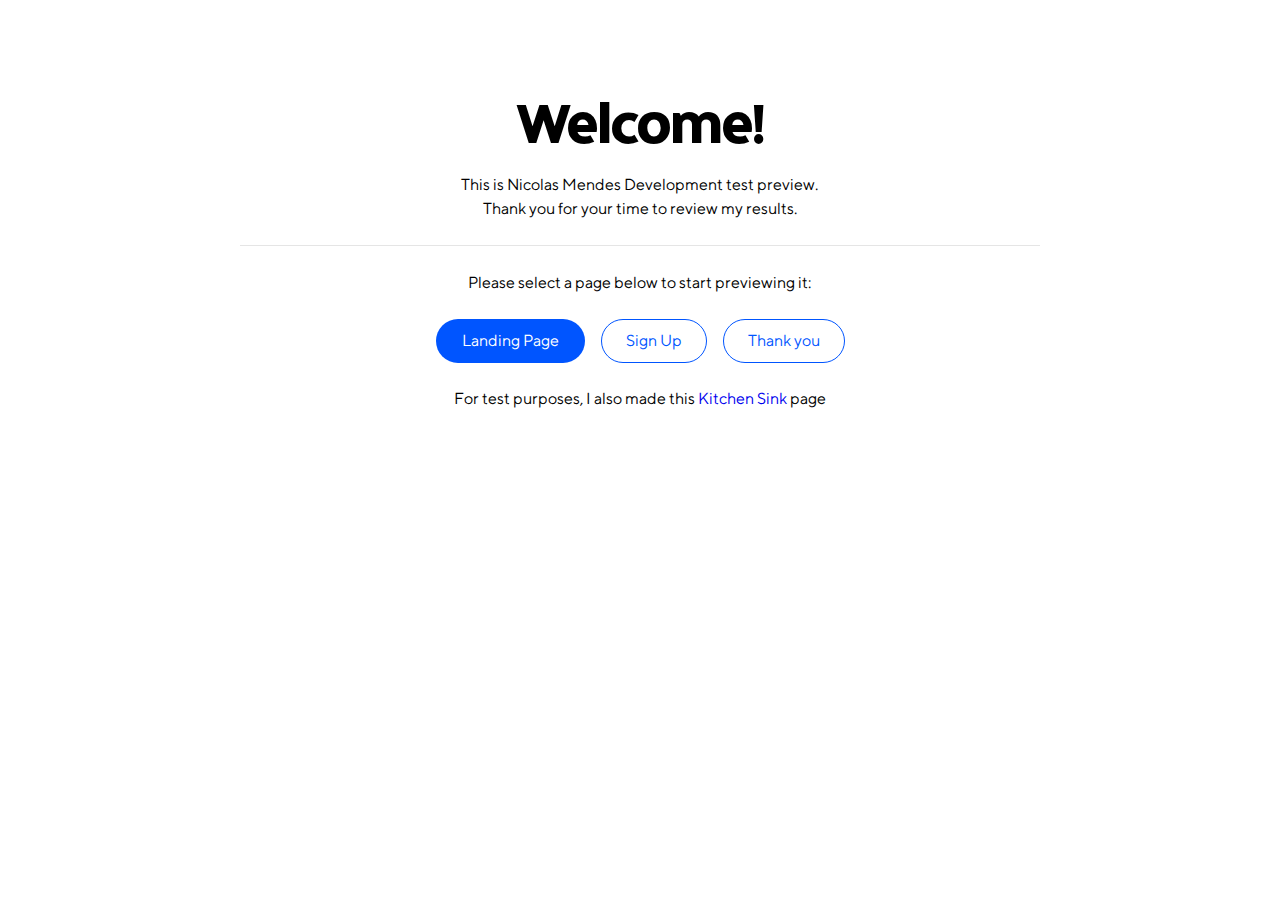
<file: index.html>
<!DOCTYPE html>
<html lang="en">

  <head>
    <meta charset="UTF-8">
    <meta name="viewport" content="width=device-width, initial-scale=1.0">
    <meta http-equiv="X-UA-Compatible" content="ie=edge">
    <title>ClassPass | Sign Up</title>
    <link rel="stylesheet" href="./css/main.css">
  </head>

  <body>

    <!-- ------------------------------------------------------------- -->

    <!-- [START] Hero Area -->
    <section class="standard-section full-height container text--area-center text--area-min ty--title">
      <h1>Welcome!</h1>
      <p>This is Nicolas Mendes Development test preview.</p>
      <p>Thank you for your time to review my results.</p>
      <hr>
      <p>Please select a page below to start previewing it:</p>
      <br>
      <div class="btn--row-simple">
            <button class="btn" onclick="location.href='./templates/landing-page.html';">Landing Page</button>
            <button class="btn btn--outline-blue" onclick="location.href='./templates/system/sign-up.html';">Sign Up</button>
            <button class="btn btn--outline-blue" onclick="location.href='./templates/system/thank-you.html';">Thank you</button>
          </div>
          <br>
      <p>For test purposes, I also made this <a href="./templates/kitchen-sink.html">Kitchen Sink</a> page</p>
    </section>
    <!-- [END] Hero Area -->
  </body>

</html>
</file>
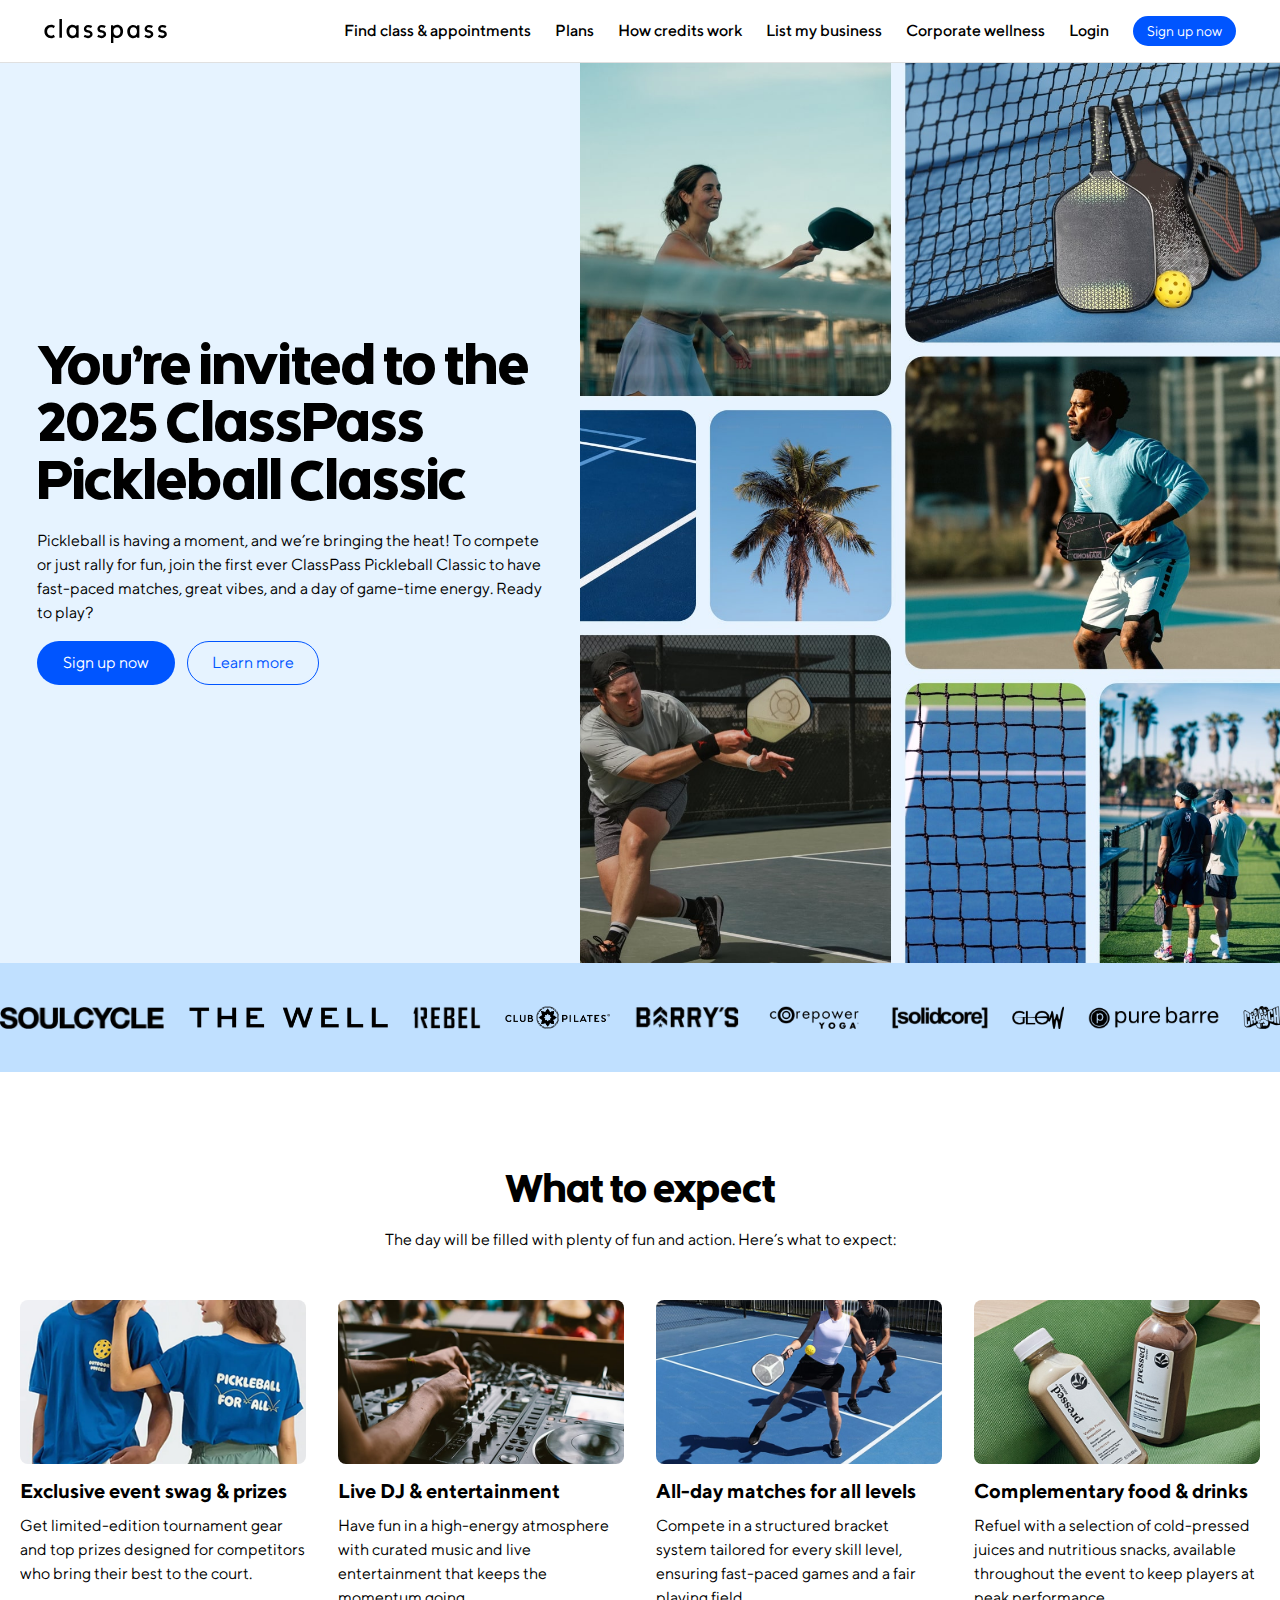
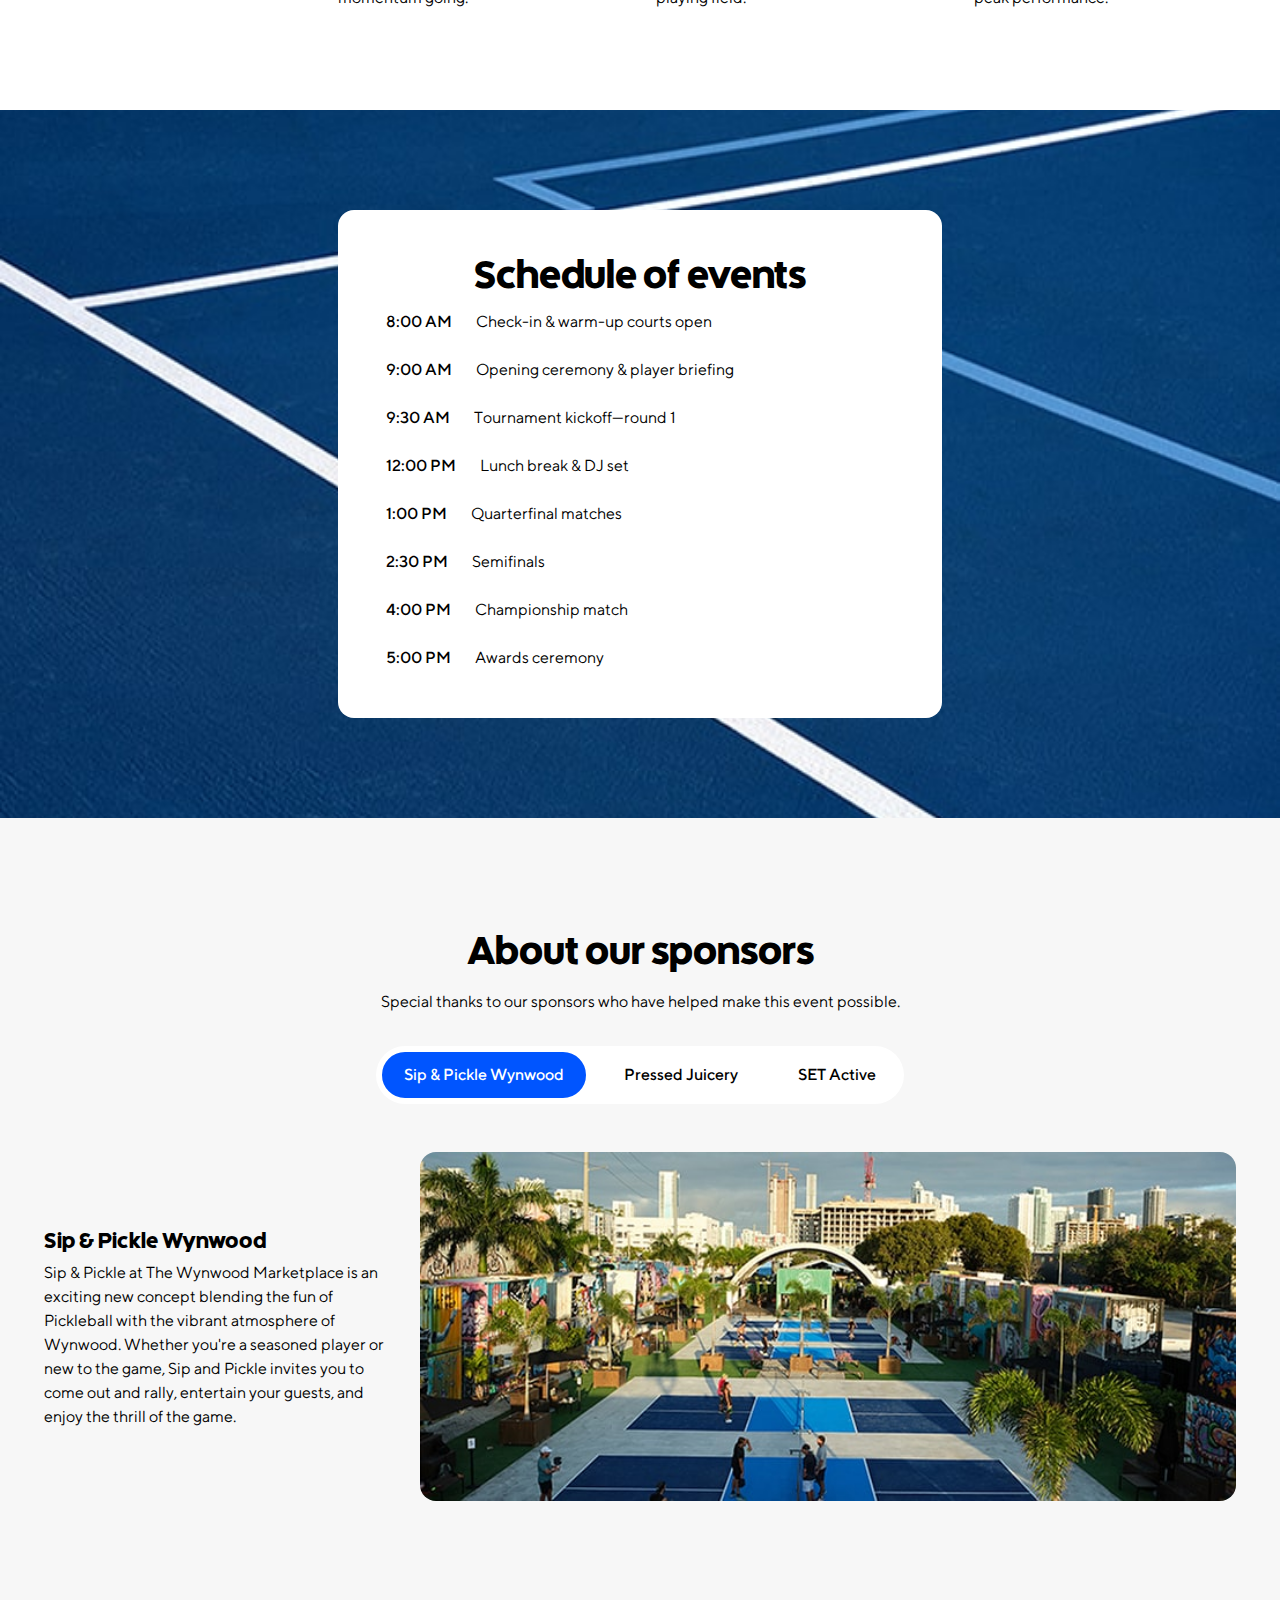
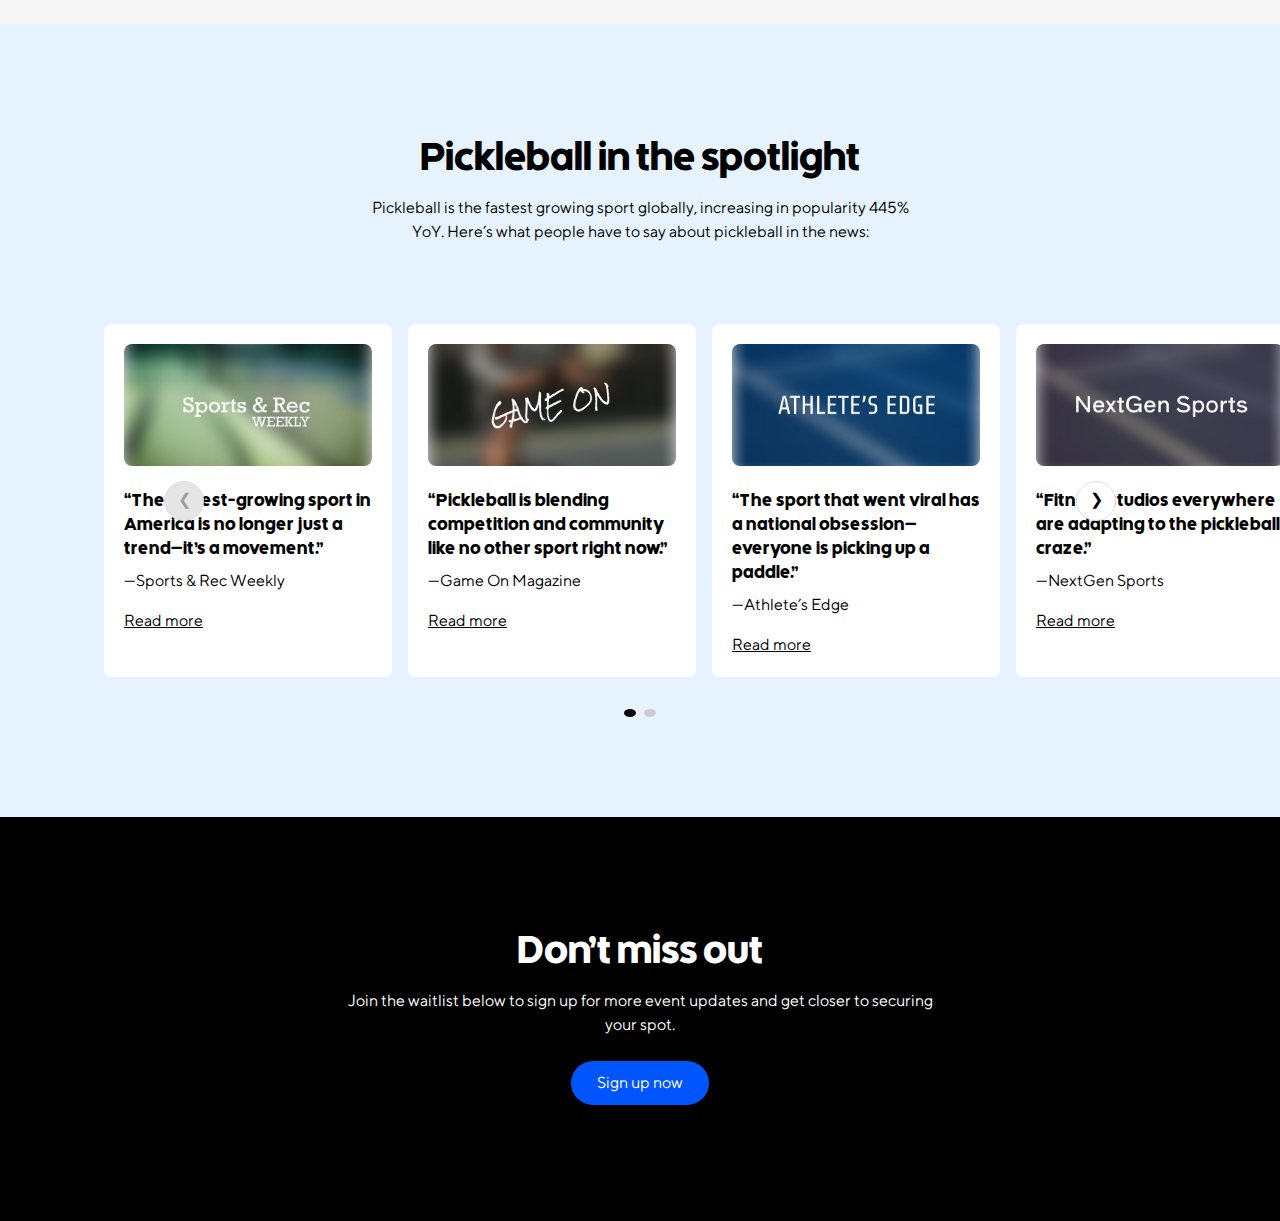
<file: templates/landing-page.html>
<!DOCTYPE html>
<html lang="en">

  <head>
    <meta charset="UTF-8">
    <meta name="viewport" content="width=device-width, initial-scale=1.0">
    <meta http-equiv="X-UA-Compatible" content="ie=edge">
    <title>ClassPass | Pickleball Tournament</title>
    <link rel="stylesheet" href="../css/main.css">
  </head>

  <body>
    <!-- [START] HEADER Full Area -->
    <header data-navigation="true">
      <div class="header--container">
        <!-- Logo -->
        <a class="header--logo" href="./landing-page.html">
          <img src="../images/First-party/class-pass-logo.svg" alt="Classpass Logo" class="logo--desktop">
          <img src="../images/First-party/classpass-mobile-logo.svg" alt="Classpass Logo" class="logo--mobile">
        </a>

        <div class="header--nav-responsive">
          <!-- “Sign up now” -->
          <button class="btn navigation--cta mobile-signup-cta">Sign up now</button>

          <!-- Mobile Menu Toggle Button -->
          <button class="nav-toggle" aria-label="Open Menu" id="navToggle">
            <svg width="18" height="16" viewBox="0 0 18 16" fill="none" xmlns="http://www.w3.org/2000/svg">
              <line x1="1" y1="14" x2="17" y2="14" stroke="black" stroke-width="2" stroke-linecap="round" />
              <line x1="1" y1="8" x2="17" y2="8" stroke="black" stroke-width="2" stroke-linecap="round" />
              <line x1="1" y1="2" x2="17" y2="2" stroke="black" stroke-width="2" stroke-linecap="round" />
            </svg>

          </button>

          <!-- Close Button (Mobile) -->
          <button class="nav-close" aria-label="Close Menu" id="navClose">
            <svg width="18" height="16" viewBox="0 0 18 16" fill="none" xmlns="http://www.w3.org/2000/svg">
              <path fill-rule="evenodd" clip-rule="evenodd"
                d="M14.3179 14.6539C14.7084 15.0444 15.3417 15.0444 15.7322 14.6539C16.1228 14.2634 16.1228 13.6303 15.7322 13.2399L10.4906 7.99937L15.7314 2.75965C16.122 2.36917 16.122 1.73606 15.7314 1.34558C15.3408 0.955094 14.7076 0.955094 14.3171 1.34558L9.07629 6.5853L3.76274 1.27284C3.37217 0.88236 2.73894 0.882359 2.34838 1.27284C1.95781 1.66333 1.95781 2.29643 2.34838 2.68691L7.66193 7.99937L2.34761 13.3126C1.95705 13.7031 1.95705 14.3362 2.34761 14.7267C2.73817 15.1172 3.3714 15.1172 3.76196 14.7267L9.07629 9.41344L14.3179 14.6539Z"
                fill="black" />
            </svg>
          </button>

          <!-- Navigation Drawer -->
          <nav class="header--nav" id="mainNav">

            <!-- Nav Links -->
            <ul>
              <li><a href="#what-to-expect">Find class & appointments</a></li>
              <li><a href="#">Plans</a></li>
              <li><a href="#">How credits work</a></li>
              <li><a href="#">List my business</a></li>
              <li><a href="#">Corporate wellness</a></li>
              <li><a href="#">Login</a></li>
              <li class="desktop-only"><button class="btn navigation--cta"
                  onclick="location.href='./system/sign-up.html';">Sign up now</button></li>
            </ul>
          </nav>
        </div>
      </div>
    </header>
    <!-- [END] HEADER Area -->

    <!-- ------------------------------------------------------------- -->

    <!-- [START] Hero Area -->

    <section class="light-blue-section full-section hero--section hero--with-bleed">
      <div class="two-column--container-zero">
        <div class="two-column--col two-column--copy two-column--top-bottom-padding">
          <h1 class="hero--title">
            You’re invited to the 2025 ClassPass Pickleball Classic
          </h1>
          <p class="hero--subtitle">
            Pickleball is having a moment, and we’re bringing the heat! To compete or
            just rally for fun, join the first ever ClassPass Pickleball Classic to
            have fast-paced matches, great vibes, and a day of game-time energy.
            Ready to play?
          </p>
          <div class="btn--row">
            <button class="btn" onclick="location.href='./system/sign-up.html';">
              Sign up now
            </button>
            <button class="btn btn--outline-blue" onclick="location.href='./landing-page.html#what-to-expect';">
              Learn more
            </button>
          </div>
        </div>

        <div class="two-column--col-img lp--hero-specific-image">
        </div>
      </div>
    </section>

    <!-- [END] Hero Area -->


    <!-- ------------------------------------------------------------- -->

    <!-- [START] Logos Area -->
    <section class="dark-blue-section full-section logos--section">
      <div class="carousel--logos-engine" id="carousel-logos">
        <div class="carousel--logos-group">
          <div class="carousel--container" role="region" aria-label="Logo Carousel">
            <div class="carousel--item" role="listitem">
              <img src="../images/Logo banner logos/logo01.png" alt="Logo 01">
            </div>
            <div class="carousel--item" role="listitem">
              <img src="../images/Logo banner logos/logo02.png" alt="Logo 02">
            </div>
            <div class="carousel--item" role="listitem">
              <img src="../images/Logo banner logos/logo03.png" alt="Logo 03">
            </div>
            <div class="carousel--item" role="listitem">
              <img src="../images/Logo banner logos/logo04.png" alt="Logo 04">
            </div>
            <div class="carousel--item" role="listitem">
              <img src="../images/Logo banner logos/logo05.png" alt="Logo 05">
            </div>
            <div class="carousel--item" role="listitem">
              <img src="../images/Logo banner logos/logo06.png" alt="Logo 06">
            </div>
            <div class="carousel--item" role="listitem">
              <img src="../images/Logo banner logos/logo07.png" alt="Logo 07">
            </div>
            <div class="carousel--item" role="listitem">
              <img src="../images/Logo banner logos/logo08.png" alt="Logo 08">
            </div>
            <div class="carousel--item" role="listitem">
              <img src="../images/Logo banner logos/logo09.png" alt="Logo 09">
            </div>
            <div class="carousel--item" role="listitem">
              <img src="../images/Logo banner logos/logo10.png" alt="Logo 10">
            </div>
          </div>
        </div>
      </div>
    </section>
    <!-- [END] Logos Area -->



    <!-- ------------------------------------------------------------- -->

    <!-- [START] What to expect Area -->
    <section class="standard-section container cards--section" id="what-to-expect">
      <div class="cards--title text--area-center">
        <h2>What to expect</h2>
        <p>The day will be filled with plenty of fun and action. Here’s what to expect:</p>
      </div>

      <div class="cards--container">
        <a class="card" href="#">
          <div class="card--image">
            <img src="../images/What-to-expect_Image01.jpg" alt="What to expect 01">
          </div>
          <div class="card--content">
            <h3>Exclusive event swag & prizes</h3>
            <p>Get limited-edition tournament gear and top prizes designed for competitors who bring their best to the
              court.</p>
          </div>
        </a>

        <a class="card" href="#">
          <div class="card--image">
            <img src="../images/What-to-expect_Image02.jpg" alt="What to expect 02">
          </div>
          <div class="card--content">
            <h3>Live DJ & entertainment</h3>
            <p>Have fun in a high-energy atmosphere with curated music and live entertainment that keeps the momentum
              going.</p>
          </div>
        </a>

        <a class="card" href="#">
          <div class="card--image">
            <img src="../images/What-to-expect_Image03.jpg" alt="What to expect 03">
          </div>
          <div class="card--content">
            <h3>All-day matches for all levels</h3>
            <p>Compete in a structured bracket system tailored for every skill level, ensuring fast-paced games and a
              fair playing field.</p>
          </div>
        </a>

        <a class="card" href="#">
          <div class="card--image">
            <img src="../images/What-to-expect_Image04.jpg" alt="What to expect 04">
          </div>
          <div class="card--content">
            <h3>Complementary food & drinks</h3>
            <p>Refuel with a selection of cold-pressed juices and nutritious snacks, available throughout the event to
              keep players at peak performance.</p>
          </div>
        </a>
      </div>
    </section>
    <!-- [END] What to expect Area -->

    <!-- ------------------------------------------------------------- -->

    <!-- [START] Schedule Area -->
    <section class="full-section schedule--section">
      <div class="schedule--card">
        <div class="schedule--title text--area-center">
          <h2>Schedule of events</h2>
        </div>
        <div class="schedule--events">
          <div class="schedule--event">
            <div class="schedule--event-time">
              <p>8:00 AM</p>
            </div>
            <div class="schedule--event-content">
              <p>Check-in & warm-up courts open</p>
            </div>
          </div>

          <div class="schedule--event">
            <div class="schedule--event-time">
              <p>9:00 AM</p>
            </div>
            <div class="schedule--event-content">
              <p>Opening ceremony & player briefing</p>
            </div>
          </div>

          <div class="schedule--event">
            <div class="schedule--event-time">
              <p>9:30 AM</p>
            </div>
            <div class="schedule--event-content">
              <p>Tournament kickoff—round 1</p>
            </div>
          </div>

          <div class="schedule--event">
            <div class="schedule--event-time">
              <p>12:00 PM</p>
            </div>
            <div class="schedule--event-content">
              <p>Lunch break & DJ set</p>
            </div>
          </div>

          <div class="schedule--event">
            <div class="schedule--event-time">
              <p>1:00 PM</p>
            </div>
            <div class="schedule--event-content">
              <p>Quarterfinal matches</p>
            </div>
          </div>

          <div class="schedule--event">
            <div class="schedule--event-time">
              <p>2:30 PM</p>
            </div>
            <div class="schedule--event-content">
              <p>Semifinals</p>
            </div>
          </div>

          <div class="schedule--event">
            <div class="schedule--event-time">
              <p>4:00 PM</p>
            </div>
            <div class="schedule--event-content">
              <p>Championship match</p>
            </div>
          </div>

          <div class="schedule--event">
            <div class="schedule--event-time">
              <p>5:00 PM</p>
            </div>
            <div class="schedule--event-content">
              <p>Awards ceremony</p>
            </div>
          </div>

        </div>
      </div>
    </section>
    <!-- [END] Schedule Area -->

    <!-- ------------------------------------------------------------- -->

    <!-- [START] About our sponsors Area -->
    <section class="light-section sponsors--section" id="about-our-sponsors">
      <div class="container text--area-center sponsors--header">
        <h2>About our sponsors</h2>
        <p>Special thanks to our sponsors who have helped make this event possible.</p>
      </div>

      <!-- Sponsor Tabs -->
      <div class="container sponsors--tabs">
        <button class="sponsor--tab active" data-sponsor="sip-pickle">Sip & Pickle Wynwood</button>
        <button class="sponsor--tab" data-sponsor="pressed-juicery">Pressed Juicery</button>
        <button class="sponsor--tab" data-sponsor="set-active">SET Active</button>
      </div>

      <!-- Sponsor Details Container -->
      <div class="container sponsors--details-container">
        <!-- Sponsor 1 Details -->
        <div class="sponsor--details" id="sip-pickle">
          <div class="sponsor--content">
            <h3>Sip & Pickle Wynwood</h3>
            <p>
              Sip & Pickle at The Wynwood Marketplace is an exciting new concept
              blending the fun of Pickleball with the vibrant atmosphere of Wynwood.
              Whether you're a seasoned player or new to the game, Sip and Pickle invites
              you to come out and rally, entertain your guests, and enjoy the thrill of the game.
            </p>
          </div>
          <div class="sponsor--image">
            <img src="../images/Sponsors_Image01.jpg" alt="Aerial view of Sip & Pickle Wynwood's pickleball courts" />
          </div>
        </div>

        <!-- Sponsor 2 Details -->
        <div class="sponsor--details hidden" id="pressed-juicery">
          <div class="sponsor--content">
            <h3>Pressed Juicery</h3>
            <p>
              Pressed Juicery is dedicated to making high-quality, cold-pressed juices
              that are both delicious and nourishing. Enjoy a range of refreshing flavors
              at the tournament and stay fueled throughout the day.
            </p>
          </div>
          <div class="sponsor--image">
            <img src="../images/Sponsors_Image02.jpg" alt="Pressed Juicery bottle display" />
          </div>
        </div>

        <!-- Sponsor 3 Details -->
        <div class="sponsor--details hidden" id="set-active">
          <div class="sponsor--content">
            <h3>SET Active</h3>
            <p>
              SET Active seamlessly blends style and function with its line of activewear.
              Look great on and off the court with pieces designed to keep up with your
              every move.
            </p>
          </div>
          <div class="sponsor--image">
            <img src="../images/Sponsors_Image03.jpg" alt="SET Active product display" />
          </div>
        </div>
      </div>
    </section>
    <!-- [END] About our sponsors Area -->


    <!-- ------------------------------------------------------------- -->

    <!-- [START] Pickleball in the spotlight Area -->
    <section class="light-blue-section full-section spotlight--section" id="pickleball-spotlight">
      <div class="container text--area-center spotlight--header">
        <h2>Pickleball in the spotlight</h2>
        <p>
          Pickleball is the fastest growing sport globally, increasing in popularity 445% YoY.
          Here’s what people have to say about pickleball in the news:
        </p>
      </div>

      <div class="spotlight--carousel-wrapper">
        <!-- Previous button -->
        <button class="carousel--button prev" aria-label="Previous Slide">
          <span aria-hidden="true">&#10094;</span>
        </button>

        <!-- Carousel container -->
        <div class="spotlight--carousel" id="spotlightCarousel">
          <!-- Slide 1 -->
          <a class="spotlight--card" href="#" target="_blank">
            <div class="spotlight--card-content">
              <img src="../images/Press_Image01.jpg" alt="Pickleball in the spotlight 01" />
              <h3>“The fastest-growing sport in America is no longer just a trend—it’s a movement.”</h3>
              <p>—Sports &amp; Rec Weekly</p>
              <span class="btn btn--link">Read more</span>
            </div>
          </a>
          <!-- Slide 2 -->
          <a class="spotlight--card" href="#" target="_blank">
            <div class="spotlight--card-content">
              <img src="../images/Press_Image02.jpg" alt="Pickleball in the spotlight 02" />
              <h3>“Pickleball is blending competition and community like no other sport right now.”</h3>
              <p>—Game On Magazine</p>
              <span class="btn btn--link">Read more</span>
            </div>
          </a>
          <!-- Slide 3 -->
          <a class="spotlight--card" href="#" target="_blank">
            <div class="spotlight--card-content">
              <img src="../images/Press_Image03.jpg" alt="Pickleball in the spotlight 03" />
              <h3>“The sport that went viral has a national obsession—everyone is picking up a paddle.”</h3>
              <p>—Athlete’s Edge</p>
              <span class="btn btn--link">Read more</span>
            </div>
          </a>
          <!-- Slide 4 -->
          <a class="spotlight--card" href="#" target="_blank">
            <div class="spotlight--card-content">
              <img src="../images/Press_Image04.jpg" alt="Pickleball in the spotlight 04" />
              <h3>“Fitness studios everywhere are adapting to the pickleball craze.”</h3>
              <p>—NextGen Sports</p>
              <span class="btn btn--link">Read more</span>
            </div>
          </a>
        </div>

        <!-- Next button -->
        <button class="carousel--button next" aria-label="Next Slide">
          <span aria-hidden="true">&#10095;</span>
        </button>
      </div>

      <!-- Pagination dots container -->
      <div class="carousel--dots" id="spotlightDots"></div>
    </section>
    <!-- [END] Pickleball in the spotlight Area -->



    <!-- ------------------------------------------------------------- -->

    <!-- [START] Final CTA Area -->
    <section class="dark-section dark-text final-cta--section">
      <div class="container text--area-center">
        <h2>Don’t miss out</h2>
        <p>Join the waitlist below to sign up for more event updates and get closer to securing your spot.</p>
        <button class="btn" onclick="location.href='./system/sign-up.html';">Sign up now</button>
      </div>
    </section>
    <!-- [END] Final CTA Area -->

    <!-- [START] Scripts Area -->
    <script src="../js/main.js"></script>
    <!-- [END] Scripts Area -->
  </body>

</html>
</file>
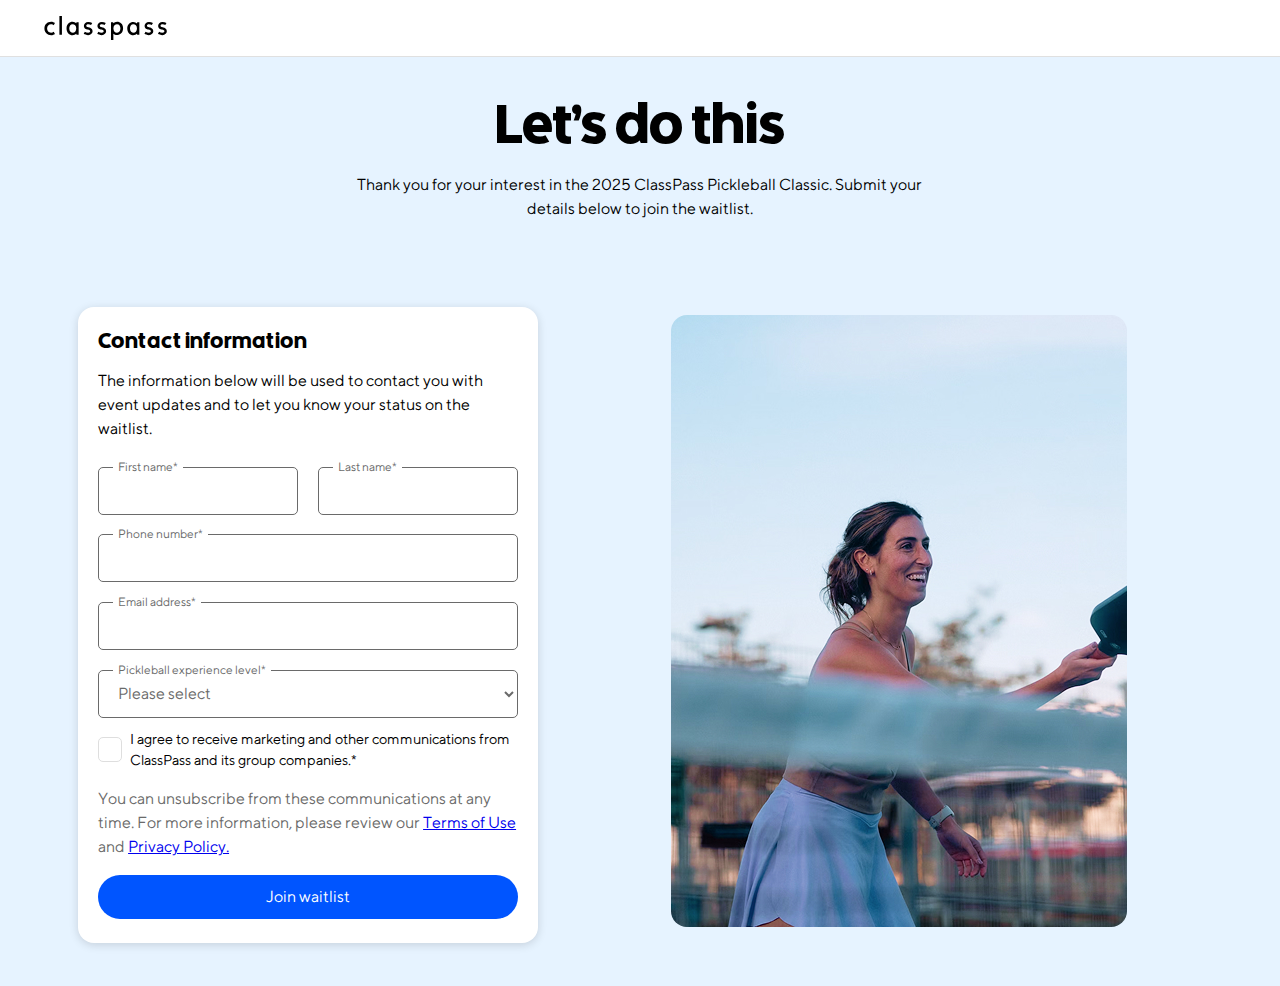
<file: templates/system/sign-up.html>
<!DOCTYPE html>
<html lang="en">

  <head>
    <meta charset="UTF-8">
    <meta name="viewport" content="width=device-width, initial-scale=1.0">
    <meta http-equiv="X-UA-Compatible" content="ie=edge">
    <title>ClassPass | Sign Up</title>
    <link rel="stylesheet" href="../../css/main.css">
  </head>

  <body>
    <!-- [START] HEADER Full Area -->
    <header data-navigation="false">
      <div class="header--container">
        <!-- Logo -->
        <a class="header--logo" href="../landing-page.html">
          <img src="../../images/First-party/class-pass-logo.svg" alt="Classpass Logo" class="logo--desktop">
          <img src="../../images/First-party/classpass-mobile-logo.svg" alt="Classpass Logo" class="logo--mobile">
        </a>

        <div class="header--nav-responsive">
          <!-- “Sign up now” -->
          <button class="btn navigation--cta mobile-signup-cta">Sign up now</button>

          <!-- Mobile Menu Toggle Button -->
          <button class="nav-toggle" aria-label="Open Menu" id="navToggle">
            <svg width="18" height="16" viewBox="0 0 18 16" fill="none" xmlns="http://www.w3.org/2000/svg">
              <line x1="1" y1="14" x2="17" y2="14" stroke="black" stroke-width="2" stroke-linecap="round" />
              <line x1="1" y1="8" x2="17" y2="8" stroke="black" stroke-width="2" stroke-linecap="round" />
              <line x1="1" y1="2" x2="17" y2="2" stroke="black" stroke-width="2" stroke-linecap="round" />
            </svg>

          </button>

          <!-- Close Button (Mobile) -->
          <button class="nav-close" aria-label="Close Menu" id="navClose">
            <svg width="18" height="16" viewBox="0 0 18 16" fill="none" xmlns="http://www.w3.org/2000/svg">
              <path fill-rule="evenodd" clip-rule="evenodd"
                d="M14.3179 14.6539C14.7084 15.0444 15.3417 15.0444 15.7322 14.6539C16.1228 14.2634 16.1228 13.6303 15.7322 13.2399L10.4906 7.99937L15.7314 2.75965C16.122 2.36917 16.122 1.73606 15.7314 1.34558C15.3408 0.955094 14.7076 0.955094 14.3171 1.34558L9.07629 6.5853L3.76274 1.27284C3.37217 0.88236 2.73894 0.882359 2.34838 1.27284C1.95781 1.66333 1.95781 2.29643 2.34838 2.68691L7.66193 7.99937L2.34761 13.3126C1.95705 13.7031 1.95705 14.3362 2.34761 14.7267C2.73817 15.1172 3.3714 15.1172 3.76196 14.7267L9.07629 9.41344L14.3179 14.6539Z"
                fill="black" />
            </svg>
          </button>

          <!-- Navigation Drawer -->
          <nav class="header--nav" id="mainNav">

            <!-- Nav Links -->
            <ul>
              <li><a href="#what-to-expect">Find class & appointments</a></li>
              <li><a href="#">Plans</a></li>
              <li><a href="#">How credits work</a></li>
              <li><a href="#">List my business</a></li>
              <li><a href="#">Corporate wellness</a></li>
              <li><a href="#">Login</a></li>
              <li class="desktop-only"><button class="btn navigation--cta">Sign up now</button></li>
            </ul>
          </nav>
        </div>
      </div>
    </header>
    <!-- [END] HEADER Area -->

    <!-- ------------------------------------------------------------- -->

    <!-- [START] Hero Area -->
    <section class="light-blue-section full-section text--area-center text--area-min signup--title">
      <h1>Let’s do this</h1>
      <p>Thank you for your interest in the 2025 ClassPass Pickleball Classic. Submit your details below to join the waitlist.</p>
    </section>

    <section class="light-blue-section full-section">
      <div class="two-column--container">
        <div class="two-column--col two-column--col-align-center">
          <div class="form contained-form">

            <div class="form--column form--head">
              <h3>Contact information</h3>
              <p>The information below will be used to contact you with event updates and to let you know your status on
                the waitlist.</p>
            </div>

            <div class="form--row">
              <div class="input--group">
                <input type="text" class="name" required>
                <label for="">First name*</label>
              </div>
              <div class="input--group">
                <input type="text" class="last-name" required>
                <label for="">Last name*</label>
              </div>
            </div>

            <div class="form--row">
              <div class="input--group">
                <input type="text" class="phone" required>
                <label for="">Phone number*</label>
              </div>
            </div>

            <div class="form--row">
              <div class="input--group">
                <input type="email" class="email" required>
                <label for="">Email address*</label>
              </div>
            </div>

            <div class="form--row">
              <div class="input--group">
                <select class="experience" required>
                  <option value="" disabled selected>Please select</option>
                  <option value="beginner">Beginner</option>
                  <option value="novice">Novice</option>
                  <option value="intermediate">Intermediate</option>
                  <option value="advanced">Advanced</option>
                </select>
                <label for="">Pickleball experience level*</label>
              </div>
            </div>

            <div class="form--row">
              <div class="input--group input--group-checkbox no-margin">
                <input type="checkbox" class="marketing" required>
                <p>I agree to receive marketing and other communications from ClassPass and its group
                  companies.*</p>
              </div>
            </div>

            <div class="form--row">
              <div class="input--group input--group--textarea no-margin">
                <p>You can unsubscribe from these communications at any time. For more information, please
                  review our <a href="https://classpass.com/terms" target="_blank">Terms of Use</a> and <a href="https://classpass.com/privacy" target="_blank">Privacy Policy.</a></p>
              </div>
            </div>

            <div class="form--row">
              <button class="btn btn--full-width" onclick="location.href='./thank-you.html';">Join waitlist</button>
            </div>

          </div>
        </div>
        <div class="two-column--col-img two-column--col-align-center">
          <img src="../../images/Sign-up-play.jpg" alt="Classpass Pickleball" class="border--radius-img" width="456px" height="636px">
        </div>
      </div>
    </section>

    <!-- [END] Hero Area -->

    <!-- [START] Scripts Area -->
    <script src="../../js/main.js"></script>
    <!-- [END] Scripts Area -->
  </body>

</html>
</file>
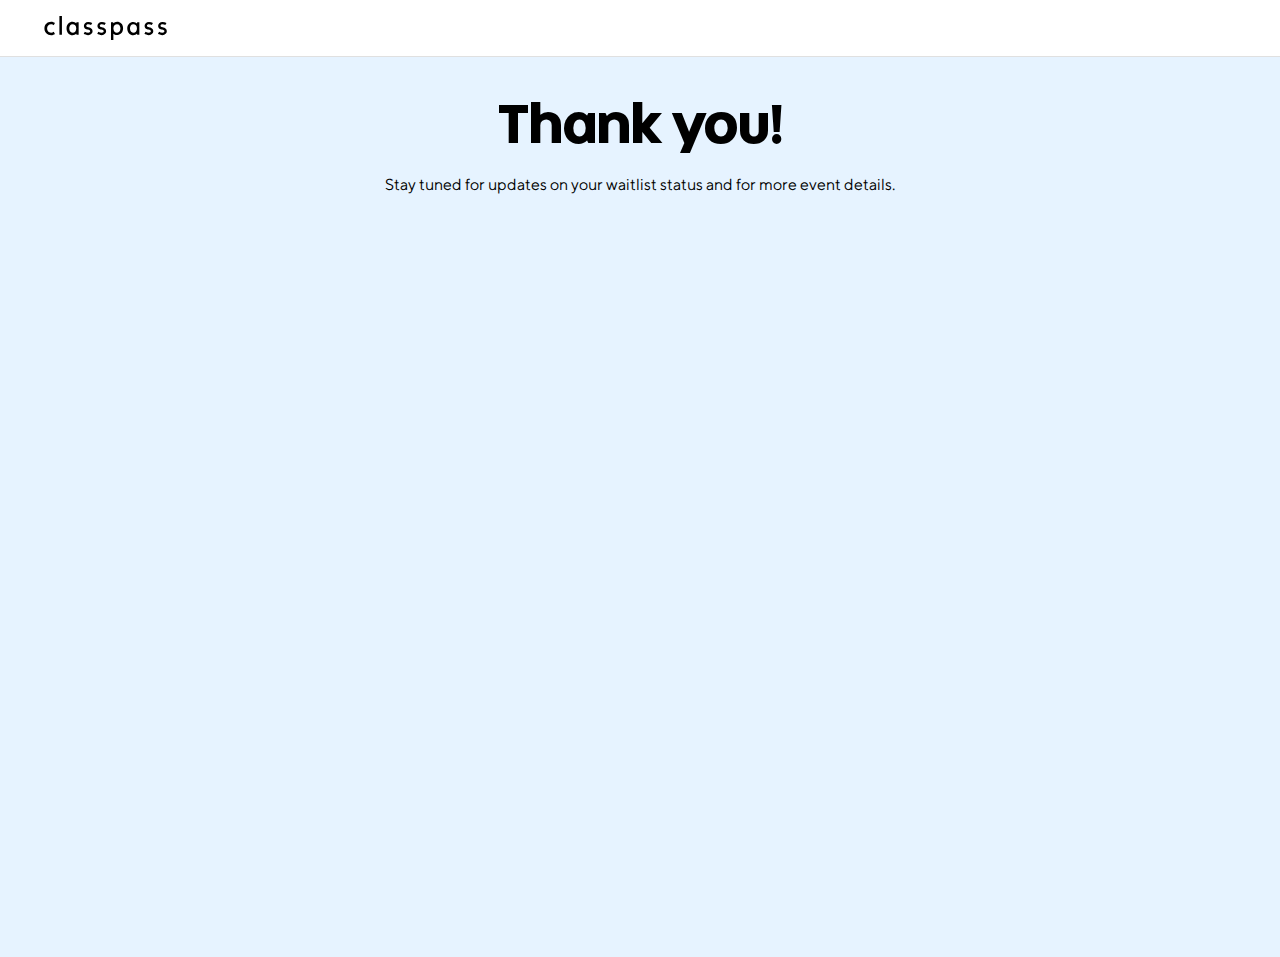
<file: templates/system/thank-you.html>
<!DOCTYPE html>
<html lang="en">

  <head>
    <meta charset="UTF-8">
    <meta name="viewport" content="width=device-width, initial-scale=1.0">
    <meta http-equiv="X-UA-Compatible" content="ie=edge">
    <title>ClassPass | Thank you!</title>
    <link rel="stylesheet" href="../../css/main.css">
  </head>

  <body>
    <!-- [START] HEADER Full Area -->
    <header data-navigation="false">
      <div class="header--container">
        <!-- Logo -->
        <a class="header--logo" href="../landing-page.html">
          <img src="../../images/First-party/class-pass-logo.svg" alt="Classpass Logo" class="logo--desktop">
          <img src="../../images/First-party/classpass-mobile-logo.svg" alt="Classpass Logo" class="logo--mobile">
        </a>

        <div class="header--nav-responsive">
          <!-- “Sign up now” -->
          <button class="btn navigation--cta mobile-signup-cta">Sign up now</button>

          <!-- Mobile Menu Toggle Button -->
          <button class="nav-toggle" aria-label="Open Menu" id="navToggle">
            <svg width="18" height="16" viewBox="0 0 18 16" fill="none" xmlns="http://www.w3.org/2000/svg">
              <line x1="1" y1="14" x2="17" y2="14" stroke="black" stroke-width="2" stroke-linecap="round" />
              <line x1="1" y1="8" x2="17" y2="8" stroke="black" stroke-width="2" stroke-linecap="round" />
              <line x1="1" y1="2" x2="17" y2="2" stroke="black" stroke-width="2" stroke-linecap="round" />
            </svg>

          </button>

          <!-- Close Button (Mobile) -->
          <button class="nav-close" aria-label="Close Menu" id="navClose">
            <svg width="18" height="16" viewBox="0 0 18 16" fill="none" xmlns="http://www.w3.org/2000/svg">
              <path fill-rule="evenodd" clip-rule="evenodd"
                d="M14.3179 14.6539C14.7084 15.0444 15.3417 15.0444 15.7322 14.6539C16.1228 14.2634 16.1228 13.6303 15.7322 13.2399L10.4906 7.99937L15.7314 2.75965C16.122 2.36917 16.122 1.73606 15.7314 1.34558C15.3408 0.955094 14.7076 0.955094 14.3171 1.34558L9.07629 6.5853L3.76274 1.27284C3.37217 0.88236 2.73894 0.882359 2.34838 1.27284C1.95781 1.66333 1.95781 2.29643 2.34838 2.68691L7.66193 7.99937L2.34761 13.3126C1.95705 13.7031 1.95705 14.3362 2.34761 14.7267C2.73817 15.1172 3.3714 15.1172 3.76196 14.7267L9.07629 9.41344L14.3179 14.6539Z"
                fill="black" />
            </svg>
          </button>

          <!-- Navigation Drawer -->
          <nav class="header--nav" id="mainNav">

            <!-- Nav Links -->
            <ul>
              <li><a href="#what-to-expect">Find class & appointments</a></li>
              <li><a href="#">Plans</a></li>
              <li><a href="#">How credits work</a></li>
              <li><a href="#">List my business</a></li>
              <li><a href="#">Corporate wellness</a></li>
              <li><a href="#">Login</a></li>
              <li class="desktop-only"><button class="btn navigation--cta">Sign up now</button></li>
            </ul>
          </nav>
        </div>
      </div>
    </header>
    <!-- [END] HEADER Area -->

    <!-- ------------------------------------------------------------- -->

    <!-- [START] Hero Area -->

    <section class="light-blue-section full-section full-height text--area-center ty--title">
      <h1 class="hero--title">Thank you!</h1>
          <p class="hero--subtitle">Stay tuned for updates on your waitlist status and for more event details.</p>
    </section>

    <!-- [END] Hero Area -->

    <!-- [START] Scripts Area -->
    <script src="../../js/main.js"></script>
    <!-- [END] Scripts Area -->
  </body>

</html>
</file>
<file: css/main.css>
/* remember you rock! */
@import "./_variables.css";
@import "./generic/_normalize.css";
@import "./generic/_reset.css";
@import "./_typography.css";
@import "./_forms.css";
@import "./_buttons.css";
@import "./_components.css";
@import "./overrides.css";
</file>
